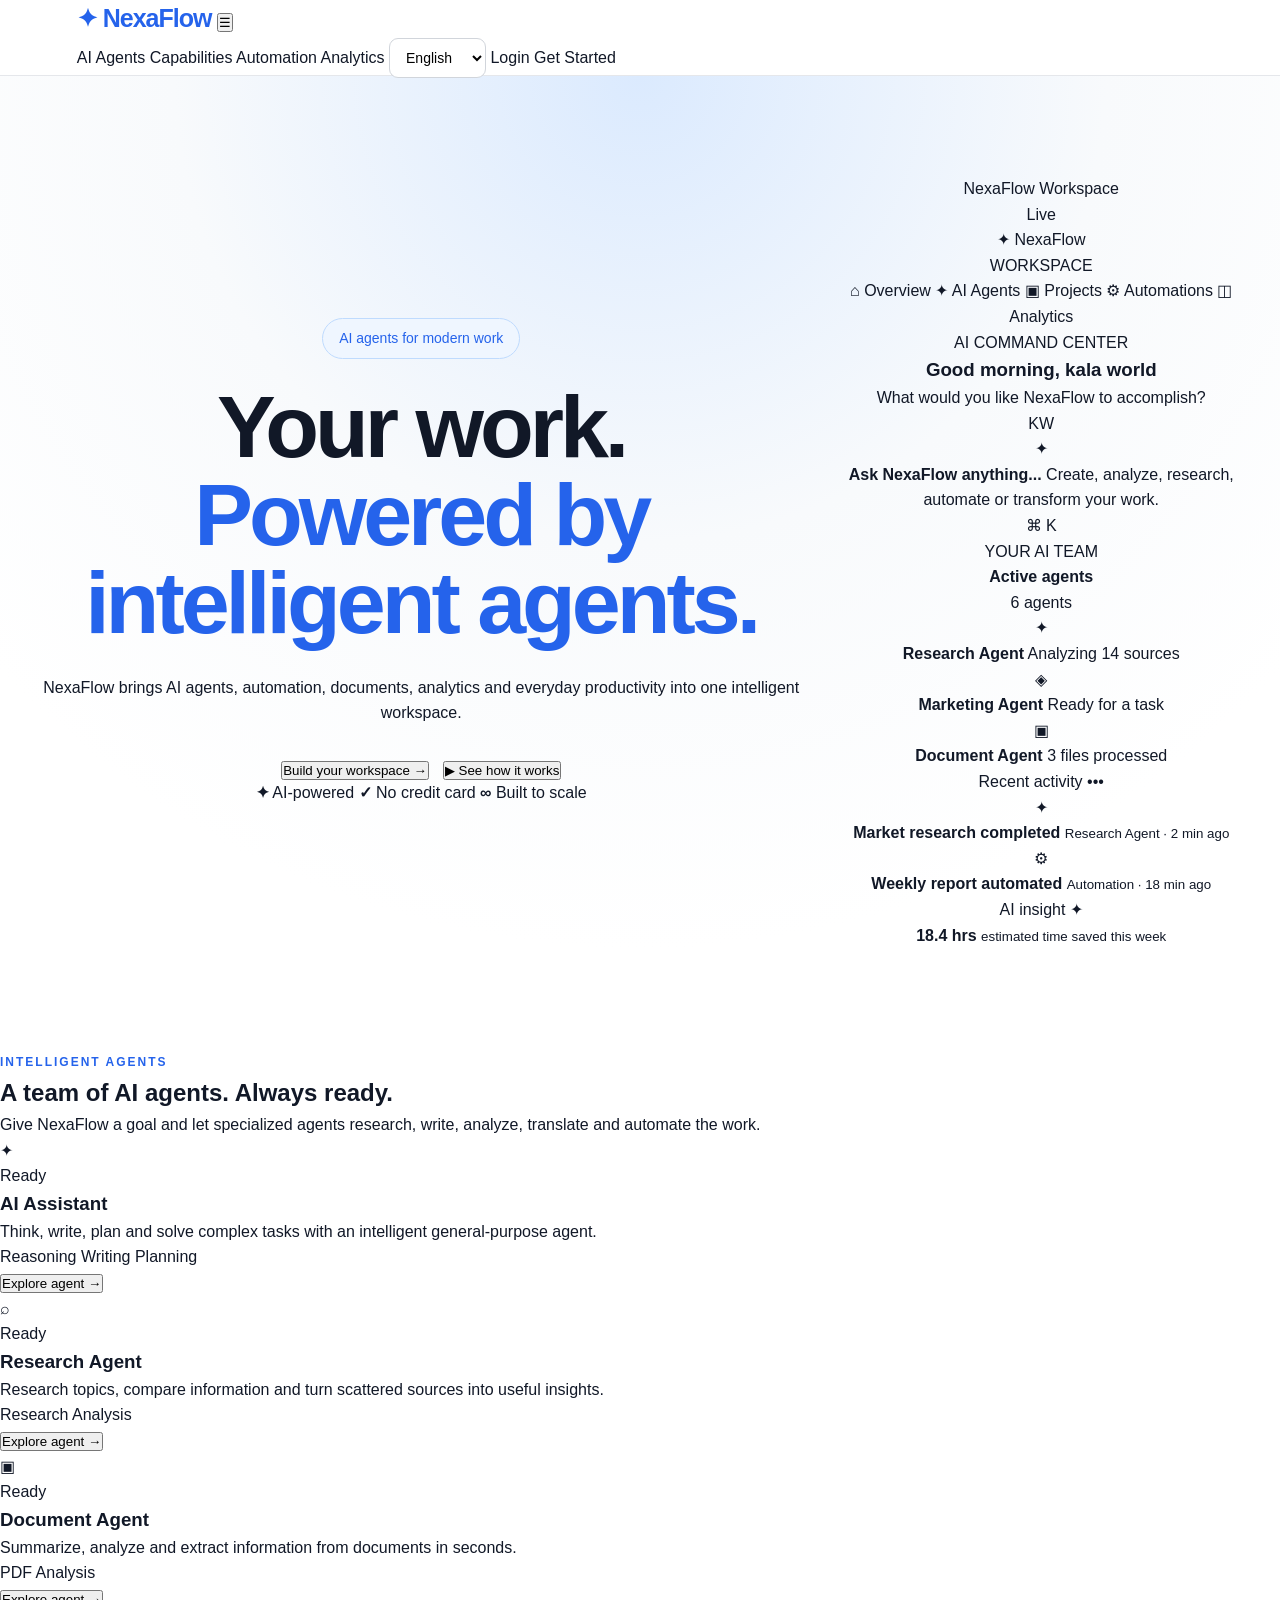
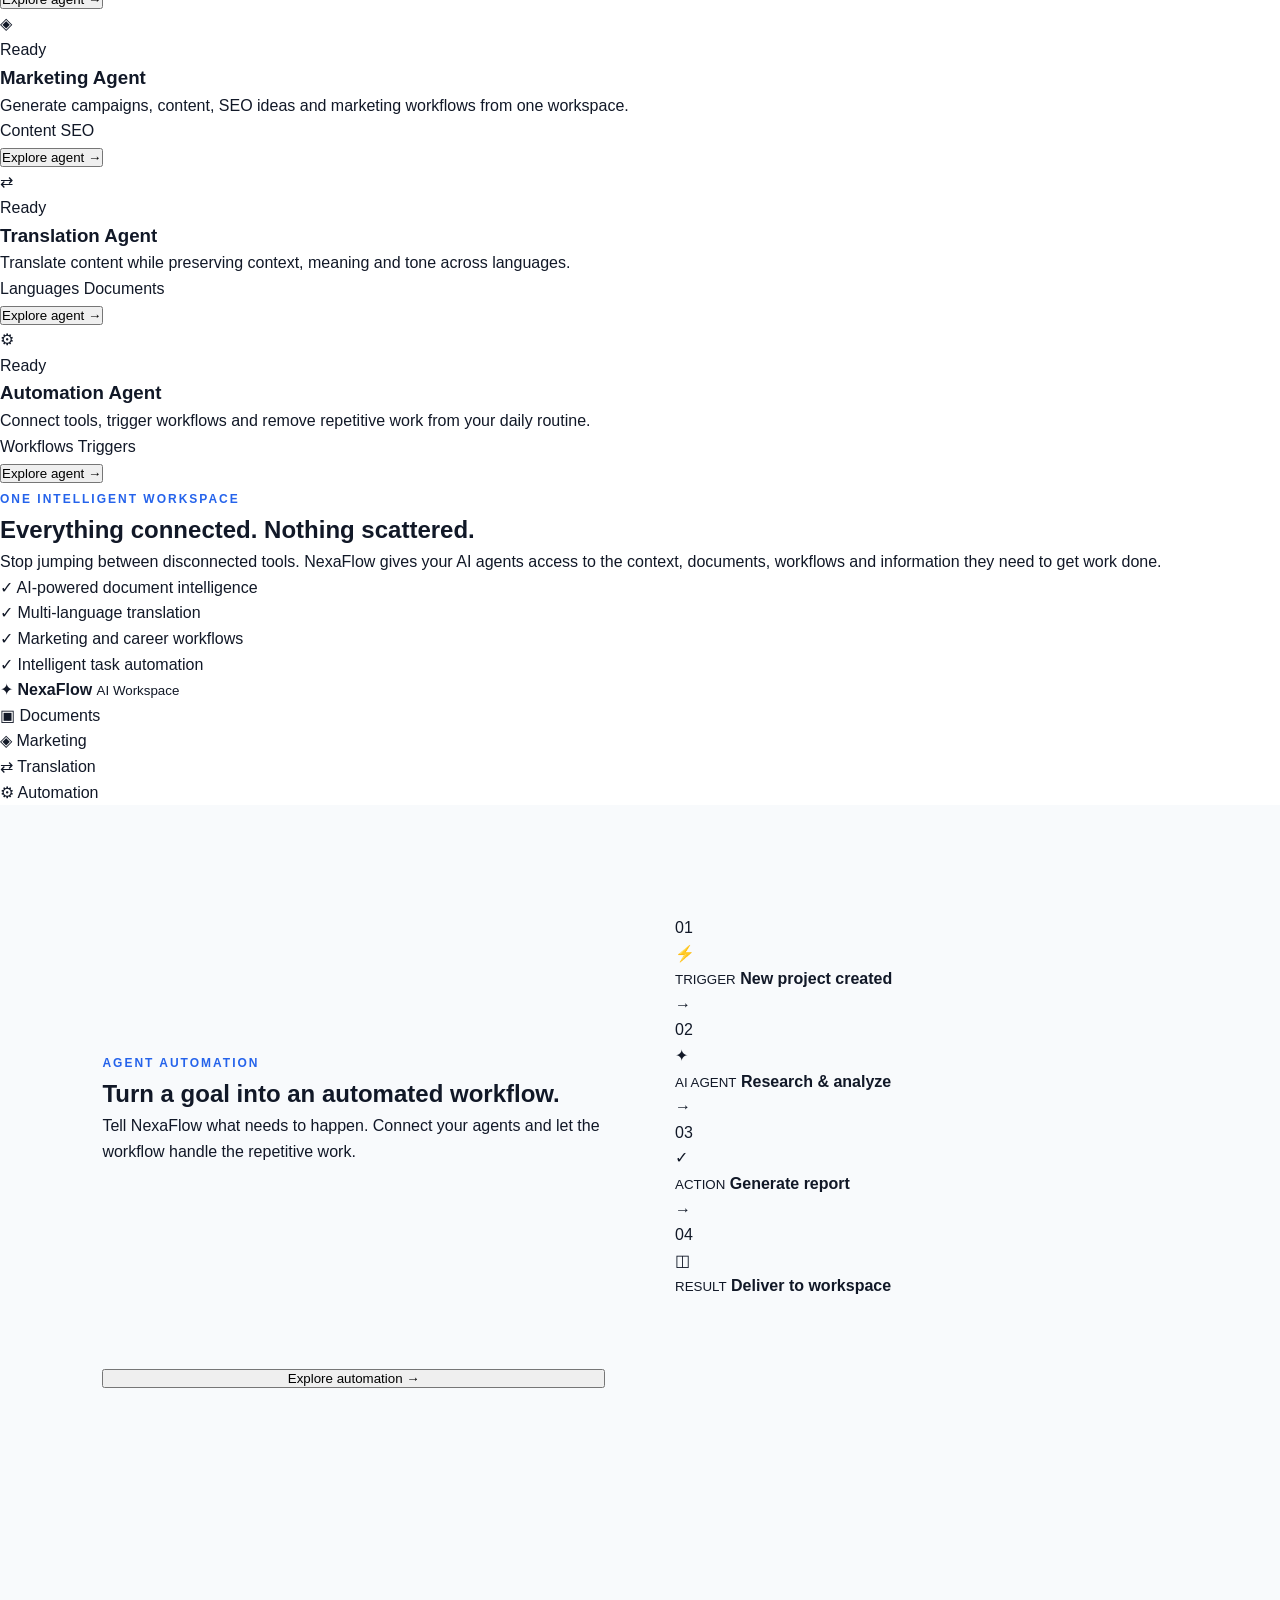
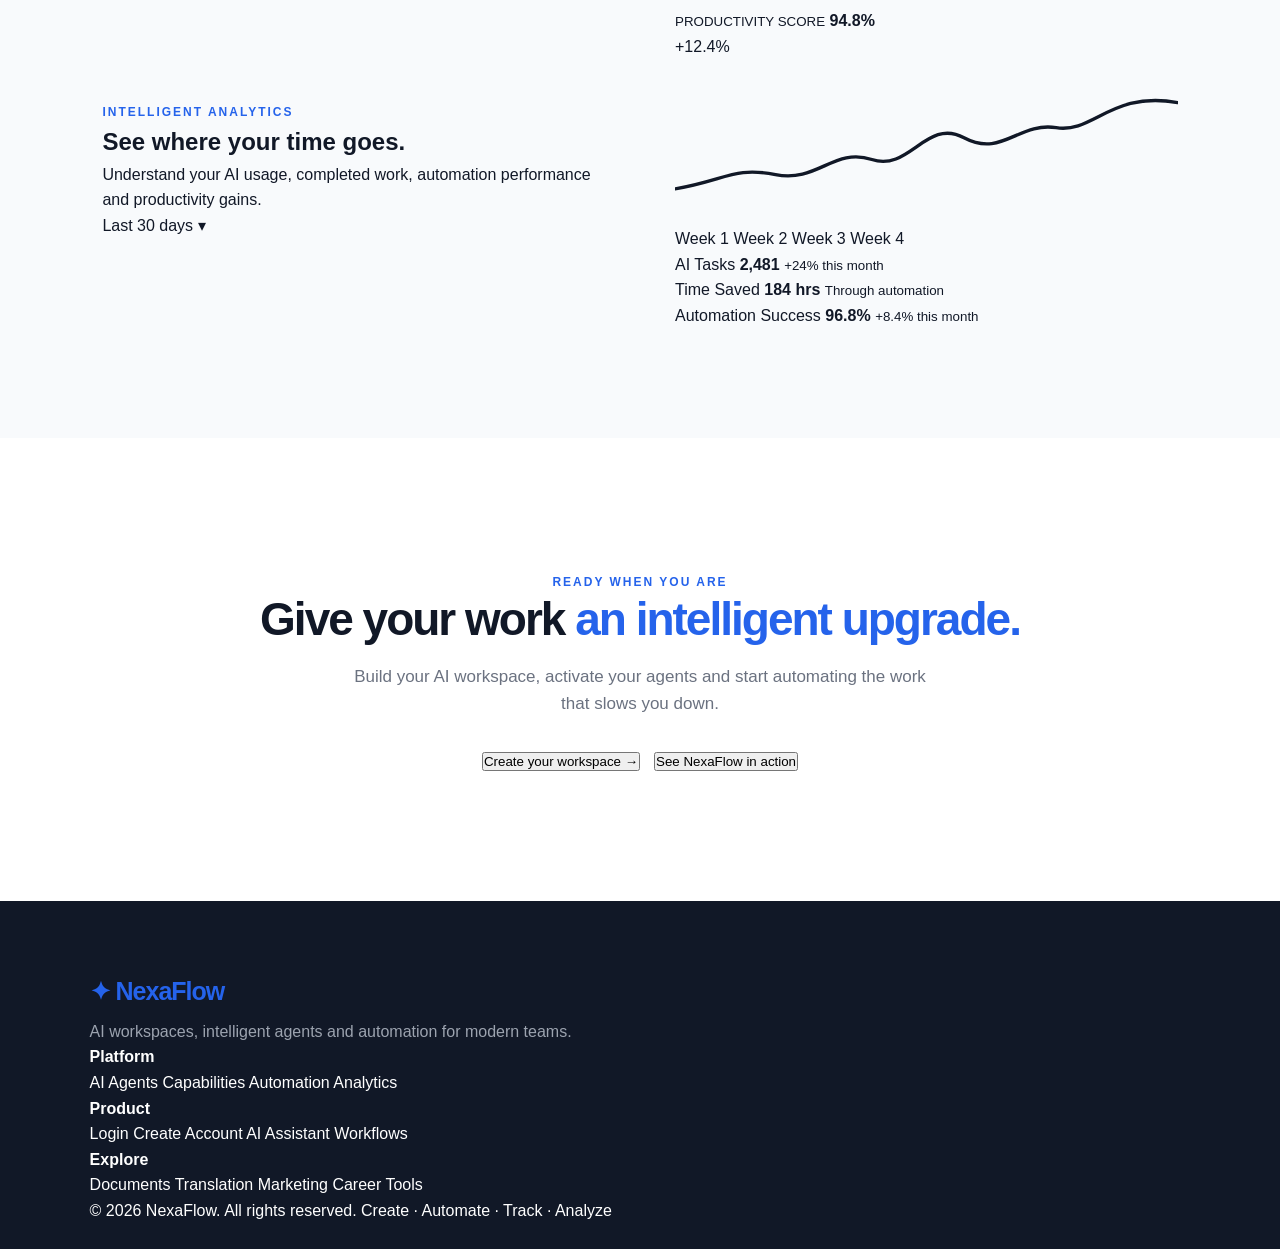
<file: frontend/index.html>
<!DOCTYPE html>
<html lang="en">
<head>
    <meta charset="UTF-8">
    <meta name="viewport" content="width=device-width, initial-scale=1.0">

    <meta
        name="description"
        content="NexaFlow — AI agents, automation and intelligent workspaces for modern teams."
    >

    <title>NexaFlow — AI Work & Automation Platform</title>

    <link rel="stylesheet" href="style.css">
</head>

<body class="home-page">

<!-- =========================================================
     NAVBAR
========================================================= -->

<header class="navbar">

    <div class="nav-container">

        <a href="#" class="logo">
            <span class="logo-mark">✦</span>
            <span>NexaFlow</span>
        </a>

        <button
            class="mobile-menu-btn"
            id="mobileMenuBtn"
            type="button"
            aria-label="Open navigation"
        >
            ☰
        </button>

        <nav class="nav-menu" id="navMenu">

            <a href="#agents">AI Agents</a>
            <a href="#capabilities">Capabilities</a>
            <a href="#automation">Automation</a>
            <a href="#analytics">Analytics</a>

            <select
                class="language-select"
                id="languageSelect"
                aria-label="Language"
            >
                <option value="en">English</option>
                <option value="bn">বাংলা</option>
                <option value="ar">العربية</option>
                <option value="hi">हिन्दी</option>
                <option value="es">Español</option>
            </select>

            <a href="login.html" class="login-btn">
                Login
            </a>

            <a href="signup.html" class="signup-btn">
                Get Started
            </a>

        </nav>

    </div>

</header>


<!-- =========================================================
     HERO
========================================================= -->

<main>

<section class="hero">

    <div class="hero-glow hero-glow-one"></div>
    <div class="hero-glow hero-glow-two"></div>

    <div class="hero-content">

        <div class="hero-badge">
            <span class="status-dot"></span>
            AI agents for modern work
        </div>

        <h1>
            Your work.
            <span>Powered by intelligent agents.</span>
        </h1>

        <p>
            NexaFlow brings AI agents, automation, documents,
            analytics and everyday productivity into one intelligent
            workspace.
        </p>

        <div class="hero-buttons">

            <button
                class="primary-btn get-started"
                type="button"
            >
                Build your workspace
                <span>→</span>
            </button>

            <button
                class="secondary-btn watch-demo"
                type="button"
            >
                <span class="play-icon">▶</span>
                See how it works
            </button>

        </div>

        <div class="hero-trust">

            <span>
                <strong>✦</strong>
                AI-powered
            </span>

            <span>
                <strong>✓</strong>
                No credit card
            </span>

            <span>
                <strong>∞</strong>
                Built to scale
            </span>

        </div>

    </div>


    <!-- =====================================================
         AI WORKSPACE VISUAL
    ====================================================== -->

    <div class="hero-workspace">

        <div class="workspace-window">

            <div class="workspace-topbar">

                <div class="window-dots">
                    <span></span>
                    <span></span>
                    <span></span>
                </div>

                <div class="workspace-title">
                    NexaFlow Workspace
                </div>

                <div class="workspace-status">
                    <span></span>
                    Live
                </div>

            </div>


            <div class="workspace-body">

                <aside class="workspace-sidebar">

                    <div class="mini-brand">
                        <span>✦</span>
                        NexaFlow
                    </div>

                    <div class="workspace-nav-label">
                        WORKSPACE
                    </div>

                    <a href="#" class="workspace-nav active">
                        <span>⌂</span>
                        Overview
                    </a>

                    <a href="#agents" class="workspace-nav">
                        <span>✦</span>
                        AI Agents
                    </a>

                    <a href="#capabilities" class="workspace-nav">
                        <span>▣</span>
                        Projects
                    </a>

                    <a href="#automation" class="workspace-nav">
                        <span>⚙</span>
                        Automations
                    </a>

                    <a href="#analytics" class="workspace-nav">
                        <span>◫</span>
                        Analytics
                    </a>

                </aside>


                <div class="workspace-main">

                    <div class="workspace-heading">

                        <div>
                            <span class="eyebrow">
                                AI COMMAND CENTER
                            </span>

                            <h3>
                                Good morning, kala world
                            </h3>

                            <p>
                                What would you like NexaFlow to accomplish?
                            </p>
                        </div>

                        <div class="workspace-avatar">
                            KW
                        </div>

                    </div>


                    <div class="ai-command-box">

                        <div class="command-icon">
                            ✦
                        </div>

                        <div class="command-content">

                            <strong>
                                Ask NexaFlow anything...
                            </strong>

                            <span>
                                Create, analyze, research, automate or transform your work.
                            </span>

                        </div>

                        <div class="command-shortcut">
                            ⌘ K
                        </div>

                    </div>


                    <div class="workspace-section-heading">

                        <div>
                            <span class="eyebrow">
                                YOUR AI TEAM
                            </span>

                            <h4>
                                Active agents
                            </h4>
                        </div>

                        <span class="agent-count">
                            6 agents
                        </span>

                    </div>


                    <div class="mini-agent-grid">

                        <article class="mini-agent active-agent">

                            <div class="mini-agent-icon">
                                ✦
                            </div>

                            <div>
                                <strong>Research Agent</strong>
                                <span>
                                    Analyzing 14 sources
                                </span>
                            </div>

                            <i></i>

                        </article>


                        <article class="mini-agent">

                            <div class="mini-agent-icon">
                                ◈
                            </div>

                            <div>
                                <strong>Marketing Agent</strong>
                                <span>
                                    Ready for a task
                                </span>
                            </div>

                            <i></i>

                        </article>


                        <article class="mini-agent">

                            <div class="mini-agent-icon">
                                ▣
                            </div>

                            <div>
                                <strong>Document Agent</strong>
                                <span>
                                    3 files processed
                                </span>
                            </div>

                            <i></i>

                        </article>

                    </div>


                    <div class="workspace-bottom-grid">

                        <div class="workspace-card">

                            <div class="workspace-card-header">
                                <span>Recent activity</span>
                                <span>•••</span>
                            </div>

                            <div class="workspace-activity">

                                <span>✦</span>

                                <div>
                                    <strong>
                                        Market research completed
                                    </strong>
                                    <small>
                                        Research Agent · 2 min ago
                                    </small>
                                </div>

                            </div>

                            <div class="workspace-activity">

                                <span>⚙</span>

                                <div>
                                    <strong>
                                        Weekly report automated
                                    </strong>
                                    <small>
                                        Automation · 18 min ago
                                    </small>
                                </div>

                            </div>

                        </div>


                        <div class="workspace-card insight-card">

                            <div class="workspace-card-header">
                                <span>AI insight</span>
                                <span>✦</span>
                            </div>

                            <strong>
                                18.4 hrs
                            </strong>

                            <small>
                                estimated time saved this week
                            </small>

                            <div class="insight-line">
                                <span></span>
                            </div>

                        </div>

                    </div>

                </div>

            </div>

        </div>

    </div>

</section>


<!-- =========================================================
     AGENTS
========================================================= -->

<section class="agents-section" id="agents">

    <div class="section-heading-centered">

        <span class="section-label">
            INTELLIGENT AGENTS
        </span>

        <h2>
            A team of AI agents.
            <span>Always ready.</span>
        </h2>

        <p>
            Give NexaFlow a goal and let specialized agents
            research, write, analyze, translate and automate the work.
        </p>

    </div>


    <div class="agent-grid">

        <article class="agent-card featured-agent">

            <div class="agent-card-top">
                <div class="agent-icon">✦</div>

                <span class="agent-live">
                    <i></i>
                    Ready
                </span>
            </div>

            <h3>AI Assistant</h3>

            <p>
                Think, write, plan and solve complex tasks
                with an intelligent general-purpose agent.
            </p>

            <div class="agent-tags">
                <span>Reasoning</span>
                <span>Writing</span>
                <span>Planning</span>
            </div>

            <button
                class="explore-button"
                data-feature="AI Assistant"
                type="button"
            >
                Explore agent →
            </button>

        </article>


        <article class="agent-card">

            <div class="agent-card-top">
                <div class="agent-icon">⌕</div>

                <span class="agent-live">
                    <i></i>
                    Ready
                </span>
            </div>

            <h3>Research Agent</h3>

            <p>
                Research topics, compare information and
                turn scattered sources into useful insights.
            </p>

            <div class="agent-tags">
                <span>Research</span>
                <span>Analysis</span>
            </div>

            <button
                class="explore-button"
                data-feature="Research Agent"
                type="button"
            >
                Explore agent →
            </button>

        </article>


        <article class="agent-card">

            <div class="agent-card-top">
                <div class="agent-icon">▣</div>

                <span class="agent-live">
                    <i></i>
                    Ready
                </span>
            </div>

            <h3>Document Agent</h3>

            <p>
                Summarize, analyze and extract information
                from documents in seconds.
            </p>

            <div class="agent-tags">
                <span>PDF</span>
                <span>Analysis</span>
            </div>

            <button
                class="explore-button"
                data-feature="Document Agent"
                type="button"
            >
                Explore agent →
            </button>

        </article>


        <article class="agent-card">

            <div class="agent-card-top">
                <div class="agent-icon">◈</div>

                <span class="agent-live">
                    <i></i>
                    Ready
                </span>
            </div>

            <h3>Marketing Agent</h3>

            <p>
                Generate campaigns, content, SEO ideas and
                marketing workflows from one workspace.
            </p>

            <div class="agent-tags">
                <span>Content</span>
                <span>SEO</span>
            </div>

            <button
                class="explore-button"
                data-feature="Marketing Agent"
                type="button"
            >
                Explore agent →
            </button>

        </article>


        <article class="agent-card">

            <div class="agent-card-top">
                <div class="agent-icon">⇄</div>

                <span class="agent-live">
                    <i></i>
                    Ready
                </span>
            </div>

            <h3>Translation Agent</h3>

            <p>
                Translate content while preserving context,
                meaning and tone across languages.
            </p>

            <div class="agent-tags">
                <span>Languages</span>
                <span>Documents</span>
            </div>

            <button
                class="explore-button"
                data-feature="Translation Agent"
                type="button"
            >
                Explore agent →
            </button>

        </article>


        <article class="agent-card">

            <div class="agent-card-top">
                <div class="agent-icon">⚙</div>

                <span class="agent-live">
                    <i></i>
                    Ready
                </span>
            </div>

            <h3>Automation Agent</h3>

            <p>
                Connect tools, trigger workflows and remove
                repetitive work from your daily routine.
            </p>

            <div class="agent-tags">
                <span>Workflows</span>
                <span>Triggers</span>
            </div>

            <button
                class="explore-button"
                data-feature="Automation Agent"
                type="button"
            >
                Explore agent →
            </button>

        </article>

    </div>

</section>


<!-- =========================================================
     CAPABILITIES
========================================================= -->

<section class="capabilities-section" id="capabilities">

    <div class="capabilities-copy">

        <span class="section-label">
            ONE INTELLIGENT WORKSPACE
        </span>

        <h2>
            Everything connected.
            <span>Nothing scattered.</span>
        </h2>

        <p>
            Stop jumping between disconnected tools. NexaFlow
            gives your AI agents access to the context, documents,
            workflows and information they need to get work done.
        </p>

        <div class="capability-list">

            <div>
                <span>✓</span>
                AI-powered document intelligence
            </div>

            <div>
                <span>✓</span>
                Multi-language translation
            </div>

            <div>
                <span>✓</span>
                Marketing and career workflows
            </div>

            <div>
                <span>✓</span>
                Intelligent task automation
            </div>

        </div>

    </div>


    <div class="capability-visual">

        <div class="connection-line line-one"></div>
        <div class="connection-line line-two"></div>
        <div class="connection-line line-three"></div>

        <div class="capability-center">

            <span>✦</span>

            <strong>
                NexaFlow
            </strong>

            <small>
                AI Workspace
            </small>

        </div>

        <div class="capability-node node-one">
            <span>▣</span>
            Documents
        </div>

        <div class="capability-node node-two">
            <span>◈</span>
            Marketing
        </div>

        <div class="capability-node node-three">
            <span>⇄</span>
            Translation
        </div>

        <div class="capability-node node-four">
            <span>⚙</span>
            Automation
        </div>

    </div>

</section>


<!-- =========================================================
     AUTOMATION
========================================================= -->

<section class="automation-section" id="automation">

    <div class="section-heading-centered">

        <span class="section-label">
            AGENT AUTOMATION
        </span>

        <h2>
            Turn a goal into
            <span>an automated workflow.</span>
        </h2>

        <p>
            Tell NexaFlow what needs to happen. Connect your
            agents and let the workflow handle the repetitive work.
        </p>

    </div>


    <div class="automation-builder">

        <div class="automation-node">

            <span class="node-number">
                01
            </span>

            <div class="automation-node-icon">
                ⚡
            </div>

            <div>
                <small>TRIGGER</small>
                <strong>New project created</strong>
            </div>

        </div>


        <div class="automation-connector">
            <span>→</span>
        </div>


        <div class="automation-node automation-node-active">

            <span class="node-number">
                02
            </span>

            <div class="automation-node-icon">
                ✦
            </div>

            <div>
                <small>AI AGENT</small>
                <strong>Research & analyze</strong>
            </div>

        </div>


        <div class="automation-connector">
            <span>→</span>
        </div>


        <div class="automation-node">

            <span class="node-number">
                03
            </span>

            <div class="automation-node-icon">
                ✓
            </div>

            <div>
                <small>ACTION</small>
                <strong>Generate report</strong>
            </div>

        </div>


        <div class="automation-connector">
            <span>→</span>
        </div>


        <div class="automation-node">

            <span class="node-number">
                04
            </span>

            <div class="automation-node-icon">
                ◫
            </div>

            <div>
                <small>RESULT</small>
                <strong>Deliver to workspace</strong>
            </div>

        </div>

    </div>


    <button
        class="primary-btn explore-button"
        data-feature="AI Automation"
        type="button"
    >
        Explore automation
        <span>→</span>
    </button>

</section>


<!-- =========================================================
     ANALYTICS
========================================================= -->

<section class="analytics-section" id="analytics">

    <div class="analytics-header">

        <div>

            <span class="section-label">
                INTELLIGENT ANALYTICS
            </span>

            <h2>
                See where your
                <span>time goes.</span>
            </h2>

            <p>
                Understand your AI usage, completed work,
                automation performance and productivity gains.
            </p>

        </div>

        <div class="analytics-period">
            Last 30 days ▾
        </div>

    </div>


    <div class="analytics-dashboard">

        <div class="analytics-main-card">

            <div class="analytics-card-header">

                <div>
                    <small>PRODUCTIVITY SCORE</small>
                    <strong>94.8%</strong>
                </div>

                <span class="analytics-positive">
                    +12.4%
                </span>

            </div>


            <div class="analytics-chart">

                <div class="chart-grid">
                    <span></span>
                    <span></span>
                    <span></span>
                    <span></span>
                </div>

                <svg
                    viewBox="0 0 600 190"
                    preserveAspectRatio="none"
                    aria-hidden="true"
                >
                    <path
                        d="M0 155 C60 145 70 128 120 138 S190 105 235 120 S300 70 345 94 S410 75 455 82 S520 38 600 52"
                        fill="none"
                        stroke="currentColor"
                        stroke-width="4"
                        stroke-linecap="round"
                    />
                </svg>

            </div>

            <div class="chart-labels">
                <span>Week 1</span>
                <span>Week 2</span>
                <span>Week 3</span>
                <span>Week 4</span>
            </div>

        </div>


        <div class="analytics-side">

            <div class="metric-card">

                <span>AI Tasks</span>

                <strong>2,481</strong>

                <small>
                    +24% this month
                </small>

            </div>


            <div class="metric-card">

                <span>Time Saved</span>

                <strong>184 hrs</strong>

                <small>
                    Through automation
                </small>

            </div>


            <div class="metric-card">

                <span>Automation Success</span>

                <strong>96.8%</strong>

                <small>
                    +8.4% this month
                </small>

            </div>

        </div>

    </div>

</section>


<!-- =========================================================
     CTA
========================================================= -->

<section class="cta-section">

    <div class="cta-glow"></div>

    <span class="section-label">
        READY WHEN YOU ARE
    </span>

    <h2>
        Give your work
        <span>an intelligent upgrade.</span>
    </h2>

    <p>
        Build your AI workspace, activate your agents and
        start automating the work that slows you down.
    </p>

    <div class="hero-buttons">

        <button
            class="primary-btn get-started"
            type="button"
        >
            Create your workspace
            <span>→</span>
        </button>

        <button
            class="secondary-btn watch-demo"
            type="button"
        >
            See NexaFlow in action
        </button>

    </div>

</section>

</main>


<!-- =========================================================
     FOOTER
========================================================= -->

<footer class="footer">

    <div class="footer-container">

        <div class="footer-brand">

            <a href="#" class="logo">
                <span class="logo-mark">✦</span>
                <span>NexaFlow</span>
            </a>

            <p>
                AI workspaces, intelligent agents and
                automation for modern teams.
            </p>

        </div>


        <div class="footer-column">

            <h4>Platform</h4>

            <a href="#agents">AI Agents</a>
            <a href="#capabilities">Capabilities</a>
            <a href="#automation">Automation</a>
            <a href="#analytics">Analytics</a>

        </div>


        <div class="footer-column">

            <h4>Product</h4>

            <a href="login.html">Login</a>
            <a href="signup.html">Create Account</a>
            <a href="#agents">AI Assistant</a>
            <a href="#automation">Workflows</a>

        </div>


        <div class="footer-column">

            <h4>Explore</h4>

            <a href="#capabilities">Documents</a>
            <a href="#capabilities">Translation</a>
            <a href="#capabilities">Marketing</a>
            <a href="#capabilities">Career Tools</a>

        </div>

    </div>


    <div class="copyright">

        <span>
            © 2026 NexaFlow. All rights reserved.
        </span>

        <span>
            Create · Automate · Track · Analyze
        </span>

    </div>

</footer>


<!-- =========================================================
     JAVASCRIPT
========================================================= -->

<script src="script.js"></script>

</body>
</html>
</file>
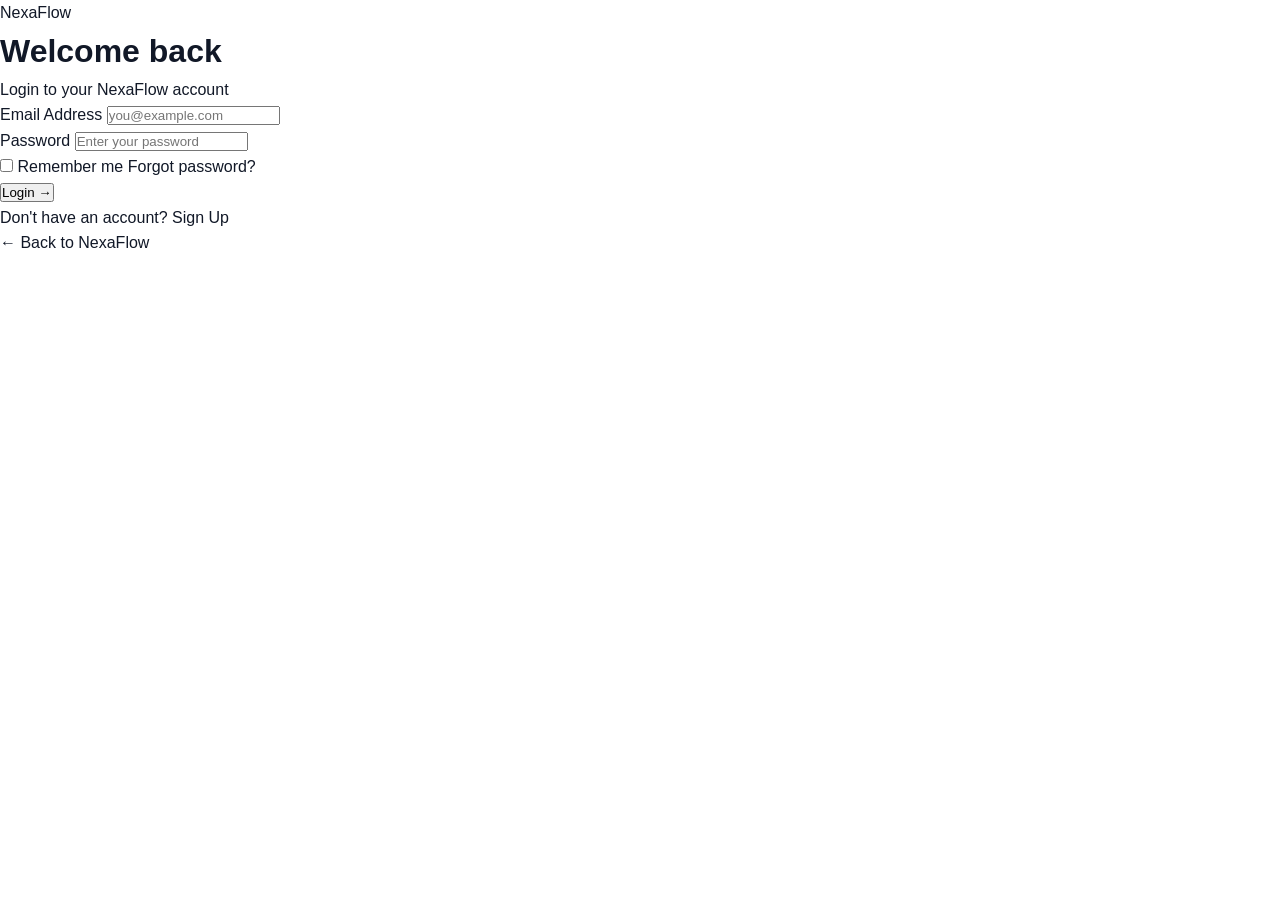
<file: frontend/dashboard.html>
﻿<!DOCTYPE html>
<html lang="en">
<head>
    <meta charset="UTF-8">
    <meta name="viewport" content="width=device-width, initial-scale=1.0">

    <title>Dashboard — NexaFlow</title>

    <link rel="stylesheet" href="style.css">
</head>

<body class="dashboard-page">

    <!-- =========================================
         DASHBOARD HEADER
    ========================================= -->

    <header class="dashboard-header">

        <a href="index.html" class="dashboard-logo">
            ✦ NexaFlow
        </a>

        <div class="dashboard-user">

            <span>
                Welcome, <strong id="dashboardUserName">User</strong>
            </span>

            <button
                type="button"
                class="logout-btn"
                id="logoutButton"
            >
                Logout
            </button>

        </div>

    </header>


    <!-- =========================================
         DASHBOARD NAVIGATION
    ========================================= -->

    <nav class="dashboard-nav">

        <a href="dashboard.html" class="active">
            ⌂ Dashboard
        </a>

        <a href="#features">
            ✦ AI Assistant
        </a>

        <a href="#documents">
            ▣ Documents
        </a>

        <a href="#translation">
            ⇄ Translation
        </a>

        <a href="#marketing">
            ◈ Marketing
        </a>

        <a href="#automation">
            ⚙ Automation
        </a>

        <a href="#analytics">
            ◫ Analytics
        </a>

        <a href="#">
            ⚙ Settings
        </a>

    </nav>


    <!-- =========================================
         DASHBOARD MAIN
    ========================================= -->

    <main class="dashboard-main">

        <!-- Welcome -->

        <section class="dashboard-welcome">

            <div>

                <div class="dashboard-label">
                    YOUR WORKSPACE
                </div>

                <h1>
                    Welcome back,
                    <span id="welcomeUserName">User</span> 👋
                </h1>

                <p>
                    Manage your AI tools, documents, workflows and
                    analytics from one simple workspace.
                </p>

            </div>

            <button
                type="button"
                class="new-task-btn"
                id="newTaskButton"
            >
                + New Task
            </button>

        </section>


        <!-- =====================================
             STATISTICS
        ====================================== -->

        <section class="dashboard-stats">

            <article class="dashboard-card">

                <div class="card-icon">
                    ✦
                </div>

                <h3>
                    AI Tasks
                </h3>

                <strong>
                    128
                </strong>

                <p class="positive">
                    +18% this week
                </p>

            </article>


            <article class="dashboard-card">

                <div class="card-icon">
                    ⚙
                </div>

                <h3>
                    Automations
                </h3>

                <strong>
                    24
                </strong>

                <p class="positive">
                    18 running
                </p>

            </article>


            <article class="dashboard-card">

                <div class="card-icon">
                    ▣
                </div>

                <h3>
                    Documents
                </h3>

                <strong>
                    86
                </strong>

                <p class="positive">
                    12 processed today
                </p>

            </article>


            <article class="dashboard-card">

                <div class="card-icon">
                    ◫
                </div>

                <h3>
                    Productivity
                </h3>

                <strong>
                    94%
                </strong>

                <p class="positive">
                    +12% improvement
                </p>

            </article>

        </section>


        <!-- =====================================
             QUICK ACTIONS
        ====================================== -->

        <section class="dashboard-section" id="features">

            <div class="section-heading">

                <h2>
                    Quick Actions
                </h2>

                <a href="#">
                    View all
                </a>

            </div>


            <div class="quick-actions">

                <button
                    type="button"
                    class="action-card"
                >

                    <span>
                        ✦
                    </span>

                    <div>

                        <h3>
                            AI Assistant
                        </h3>

                        <p>
                            Ask questions, generate ideas and get
                            intelligent assistance.
                        </p>

                    </div>

                </button>


                <button
                    type="button"
                    class="action-card"
                    id="documents"
                >

                    <span>
                        ▣
                    </span>

                    <div>

                        <h3>
                            AI Documents
                        </h3>

                        <p>
                            Analyze, summarize and work with documents.
                        </p>

                    </div>

                </button>


                <button
                    type="button"
                    class="action-card"
                    id="translation"
                >

                    <span>
                        ⇄
                    </span>

                    <div>

                        <h3>
                            Translation
                        </h3>

                        <p>
                            Translate documents and content across
                            multiple languages.
                        </p>

                    </div>

                </button>


                <button
                    type="button"
                    class="action-card"
                    id="marketing"
                >

                    <span>
                        ◈
                    </span>

                    <div>

                        <h3>
                            Marketing
                        </h3>

                        <p>
                            Create content and manage marketing
                            workflows.
                        </p>

                    </div>

                </button>


                <button
                    type="button"
                    class="action-card"
                >

                    <span>
                        💼
                    </span>

                    <div>

                        <h3>
                            Career Tools
                        </h3>

                        <p>
                            Build CVs, analyze jobs and prepare for
                            interviews.
                        </p>

                    </div>

                </button>


                <button
                    type="button"
                    class="action-card"
                    id="automation"
                >

                    <span>
                        ⚙
                    </span>

                    <div>

                        <h3>
                            Automation
                        </h3>

                        <p>
                            Build workflows and automate repetitive
                            tasks.
                        </p>

                    </div>

                </button>

            </div>

        </section>


        <!-- =====================================
             RECENT ACTIVITY
        ====================================== -->

        <section class="dashboard-section">

            <div class="section-heading">

                <h2>
                    Recent Activity
                </h2>

                <a href="#">
                    View all
                </a>

            </div>


            <div class="activity-list">


                <div class="activity-item">

                    <div class="activity-icon">
                        ✦
                    </div>

                    <div>

                        <h3>
                            AI Document Analysis
                        </h3>

                        <p>
                            Report analyzed successfully
                        </p>

                    </div>

                    <span>
                        2 min ago
                    </span>

                </div>


                <div class="activity-item">

                    <div class="activity-icon">
                        ⚙
                    </div>

                    <div>

                        <h3>
                            Marketing Workflow
                        </h3>

                        <p>
                            Automation completed
                        </p>

                    </div>

                    <span>
                        15 min ago
                    </span>

                </div>


                <div class="activity-item">

                    <div class="activity-icon">
                        ⇄
                    </div>

                    <div>

                        <h3>
                            Translation Task
                        </h3>

                        <p>
                            Document translated to Arabic
                        </p>

                    </div>

                    <span>
                        32 min ago
                    </span>

                </div>


            </div>

        </section>


        <!-- =====================================
             ANALYTICS
        ====================================== -->

        <section
            class="dashboard-section"
            id="analytics"
        >

            <div class="section-heading">

                <h2>
                    Analytics
                </h2>

            </div>


            <div class="quick-actions">


                <div class="action-card">

                    <span>
                        📈
                    </span>

                    <div>

                        <h3>
                            Automation Success
                        </h3>

                        <p>
                            96.8% success rate this month
                        </p>

                    </div>

                </div>


                <div class="action-card">

                    <span>
                        ✓
                    </span>

                    <div>

                        <h3>
                            Tasks Completed
                        </h3>

                        <p>
                            2,481 tasks completed this month
                        </p>

                    </div>

                </div>


                <div class="action-card">

                    <span>
                        ⚡
                    </span>

                    <div>

                        <h3>
                            Time Saved
                        </h3>

                        <p>
                            184 hours saved through automation
                        </p>

                    </div>

                </div>


            </div>

        </section>

    </main>


    <!-- =========================================
         JAVASCRIPT
    ========================================= -->

    <script src="script.js"></script>

</body>
</html>
</file>
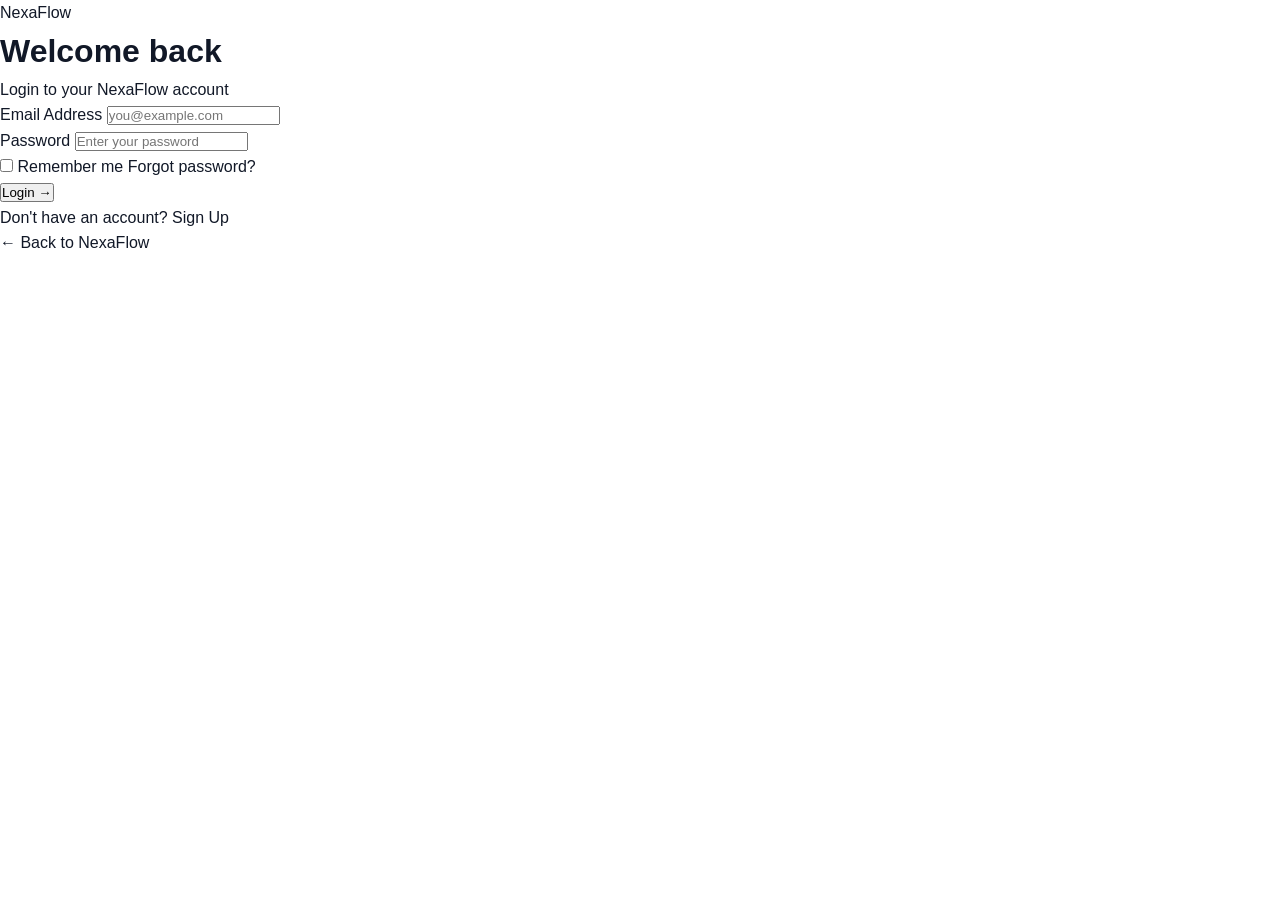
<file: frontend/login.html>
<!DOCTYPE html>
<html lang="en">

<head>

    <meta charset="UTF-8">

    <meta
        name="viewport"
        content="width=device-width, initial-scale=1.0"
    >

    <title>Login — NexaFlow</title>

    <link
        rel="stylesheet"
        href="style.css"
    >

</head>

<body>

    <main class="auth-page">

        <div class="auth-container">

            <a
                href="index.html"
                class="auth-logo"
            >
                NexaFlow
            </a>


            <div class="auth-card">

                <div class="auth-header">

                    <h1>
                        Welcome back
                    </h1>

                    <p>
                        Login to your NexaFlow account
                    </p>

                </div>


                <form
                    id="loginForm"
                    class="auth-form"
                >

                    <div class="form-group">

                        <label for="loginEmail">
                            Email Address
                        </label>

                        <input
                            type="email"
                            id="loginEmail"
                            name="email"
                            placeholder="you@example.com"
                            autocomplete="email"
                            required
                        >

                    </div>


                    <div class="form-group">

                        <label for="loginPassword">
                            Password
                        </label>

                        <input
                            type="password"
                            id="loginPassword"
                            name="password"
                            placeholder="Enter your password"
                            autocomplete="current-password"
                            required
                        >

                    </div>


                    <div class="form-options">

                        <label class="remember-me">

                            <input
                                type="checkbox"
                                id="rememberMe"
                            >

                            <span>
                                Remember me
                            </span>

                        </label>


                        <a
                            href="#"
                            class="forgot-password"
                            id="forgotPassword"
                        >
                            Forgot password?
                        </a>

                    </div>


                    <button
                        type="submit"
                        class="auth-submit"
                    >
                        Login →
                    </button>

                </form>


                <div class="auth-footer">

                    <p>

                        Don't have an account?

                        <a href="signup.html">
                            Sign Up
                        </a>

                    </p>

                </div>

            </div>


            <a
                href="index.html"
                class="back-home"
            >
                ← Back to NexaFlow
            </a>

        </div>

    </main>


    <script src="script.js"></script>

</body>

</html>
</file>
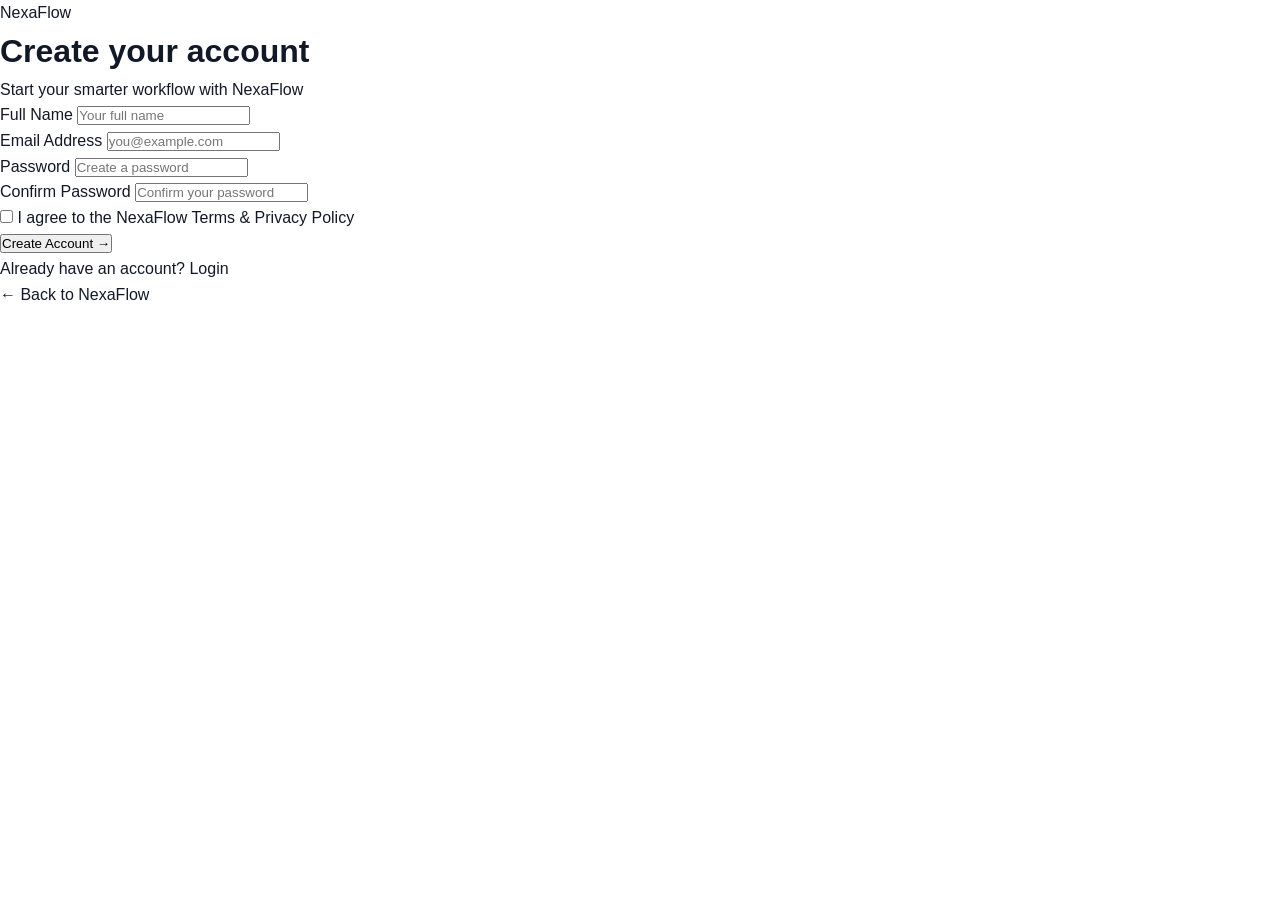
<file: frontend/signup.html>
<!DOCTYPE html>
<html lang="en">

<head>

    <meta charset="UTF-8">

    <meta
        name="viewport"
        content="width=device-width, initial-scale=1.0"
    >

    <title>Sign Up — NexaFlow</title>

    <link
        rel="stylesheet"
        href="style.css"
    >

</head>

<body>

    <main class="auth-page">

        <div class="auth-container">

            <a
                href="index.html"
                class="auth-logo"
            >
                NexaFlow
            </a>


            <div class="auth-card">

                <div class="auth-header">

                    <h1>
                        Create your account
                    </h1>

                    <p>
                        Start your smarter workflow with NexaFlow
                    </p>

                </div>


                <form
                    id="signupForm"
                    class="auth-form"
                >

                    <div class="form-group">

                        <label for="signupName">
                            Full Name
                        </label>

                        <input
                            type="text"
                            id="signupName"
                            name="name"
                            placeholder="Your full name"
                            autocomplete="name"
                            required
                        >

                    </div>


                    <div class="form-group">

                        <label for="signupEmail">
                            Email Address
                        </label>

                        <input
                            type="email"
                            id="signupEmail"
                            name="email"
                            placeholder="you@example.com"
                            autocomplete="email"
                            required
                        >

                    </div>


                    <div class="form-group">

                        <label for="signupPassword">
                            Password
                        </label>

                        <input
                            type="password"
                            id="signupPassword"
                            name="password"
                            placeholder="Create a password"
                            autocomplete="new-password"
                            required
                        >

                    </div>


                    <div class="form-group">

                        <label for="confirmPassword">
                            Confirm Password
                        </label>

                        <input
                            type="password"
                            id="confirmPassword"
                            name="confirmPassword"
                            placeholder="Confirm your password"
                            autocomplete="new-password"
                            required
                        >

                    </div>


                    <div class="terms-group">

                        <label class="checkbox-label">

                            <input
                                type="checkbox"
                                id="terms"
                                name="terms"
                            >

                            <span>
                                I agree to the NexaFlow
                                Terms & Privacy Policy
                            </span>

                        </label>

                    </div>


                    <button
                        type="submit"
                        class="auth-submit"
                    >
                        Create Account →
                    </button>

                </form>


                <div class="auth-footer">

                    <p>

                        Already have an account?

                        <a href="login.html">
                            Login
                        </a>

                    </p>

                </div>

            </div>


            <a
                href="index.html"
                class="back-link"
            >
                ← Back to NexaFlow
            </a>

        </div>

    </main>


    <script src="script.js"></script>

</body>

</html>
</file>
<file: frontend/style.css>
/* =========================
   RESET
========================= */

* {
    margin: 0;
    padding: 0;
    box-sizing: border-box;
}

html {
    scroll-behavior: smooth;
}

body {
    font-family: Arial, Helvetica, sans-serif;
    color: #111827;
    background: #ffffff;
    line-height: 1.6;
}

a {
    text-decoration: none;
    color: inherit;
}


/* =========================
   NAVBAR
========================= */

.navbar {
    height: 76px;
    padding: 0 6%;
    display: flex;
    align-items: center;
    justify-content: space-between;
    border-bottom: 1px solid #e5e7eb;
    background: #ffffff;
    position: sticky;
    top: 0;
    z-index: 1000;
}

.logo {
    font-size: 25px;
    font-weight: 800;
    letter-spacing: -1px;
}

.logo span {
    color: #2563eb;
}

.nav-links {
    display: flex;
    gap: 24px;
    align-items: center;
}

.nav-links a {
    font-size: 14px;
    color: #4b5563;
    transition: 0.2s;
}

.nav-links a:hover {
    color: #2563eb;
}

.nav-actions {
    display: flex;
    align-items: center;
    gap: 16px;
}

.language-select {
    padding: 10px 12px;
    border: 1px solid #d1d5db;
    border-radius: 9px;
    background: #ffffff;
    font-size: 14px;
}

.login {
    font-size: 14px;
}

.signup {
    background: #111827;
    color: white;
    padding: 11px 18px;
    border-radius: 9px;
    font-size: 14px;
}


/* =========================
   HERO
========================= */

.hero {
    min-height: 700px;
    display: flex;
    align-items: center;
    justify-content: center;
    text-align: center;
    padding: 100px 20px;
    background:
        radial-gradient(circle at top, #dbeafe 0, #f8fafc 40%, #ffffff 75%);
}

.hero-content {
    max-width: 900px;
}

.hero-badge {
    display: inline-block;
    padding: 8px 16px;
    background: #eff6ff;
    border: 1px solid #bfdbfe;
    border-radius: 50px;
    color: #2563eb;
    font-size: 14px;
    margin-bottom: 24px;
}

.hero h1 {
    font-size: clamp(50px, 7vw, 88px);
    line-height: 1;
    letter-spacing: -4px;
    margin-bottom: 28px;
}

.hero h1 span {
    display: block;
    color: #2563eb;
}

.hero-text {
    max-width: 680px;
    margin: auto;
    font-size: 20px;
    color: #6b7280;
}

.hero-buttons {
    display: flex;
    justify-content: center;
    gap: 14px;
    margin-top: 35px;
}

.primary-button,
.secondary-button {
    display: inline-block;
    padding: 14px 23px;
    border-radius: 10px;
    font-weight: 600;
}

.primary-button {
    background: #111827;
    color: white;
}

.secondary-button {
    border: 1px solid #d1d5db;
    background: white;
}

.hero-checks {
    display: flex;
    justify-content: center;
    gap: 25px;
    margin-top: 30px;
    color: #6b7280;
    font-size: 13px;
}


/* =========================
   SECTION HEADING
========================= */

.section-heading {
    text-align: center;
    max-width: 700px;
    margin: 0 auto 55px;
}

.section-label {
    color: #2563eb;
    font-size: 12px;
    font-weight: 700;
    letter-spacing: 2px;
    margin-bottom: 12px;
}

.section-heading h2,
.automation-content h2,
.analytics-content h2,
.cta-section h2 {
    font-size: 46px;
    line-height: 1.1;
    letter-spacing: -2px;
    margin-bottom: 18px;
}

.section-heading h2 span,
.automation-content h2 span,
.analytics-content h2 span,
.cta-section h2 span {
    color: #2563eb;
}

.section-heading > p:last-child,
.automation-content > p,
.analytics-content > p,
.cta-section > p {
    color: #6b7280;
    font-size: 17px;
}


/* =========================
   DASHBOARD
========================= */

.dashboard-section {
    padding: 110px 6%;
    background: #f8fafc;
}

.dashboard-preview {
    max-width: 1100px;
    margin: auto;
    display: flex;
    min-height: 530px;
    background: white;
    border: 1px solid #e5e7eb;
    border-radius: 18px;
    overflow: hidden;
    box-shadow: 0 20px 60px rgba(15, 23, 42, 0.08);
}

.dashboard-sidebar {
    width: 220px;
    padding: 25px 15px;
    background: #111827;
    color: white;
    display: flex;
    flex-direction: column;
    gap: 7px;
}

.sidebar-logo {
    font-size: 21px;
    font-weight: bold;
    margin: 5px 10px 25px;
}

.dashboard-sidebar a {
    padding: 11px 12px;
    border-radius: 8px;
    color: #cbd5e1;
    font-size: 14px;
}

.dashboard-sidebar a.active {
    background: #2563eb;
    color: white;
}

.sidebar-bottom {
    margin-top: auto;
}

.dashboard-main {
    flex: 1;
    padding: 30px;
}

.dashboard-top {
    display: flex;
    justify-content: space-between;
    align-items: center;
    margin-bottom: 25px;
}

.dashboard-top p {
    color: #6b7280;
    font-size: 13px;
}

.dashboard-top h3 {
    font-size: 25px;
}

.dashboard-top button {
    border: none;
    background: #2563eb;
    color: white;
    padding: 11px 16px;
    border-radius: 8px;
}

.stats-grid {
    display: grid;
    grid-template-columns: repeat(4, 1fr);
    gap: 15px;
}

.stat-card {
    padding: 18px;
    border: 1px solid #e5e7eb;
    border-radius: 12px;
}

.stat-card small {
    color: #6b7280;
}

.stat-card strong {
    display: block;
    font-size: 28px;
    margin: 5px 0;
}

.stat-card span {
    font-size: 12px;
    color: #16a34a;
}

.activity-card {
    margin-top: 25px;
    border: 1px solid #e5e7eb;
    border-radius: 12px;
    padding: 20px;
}

.card-header {
    display: flex;
    justify-content: space-between;
    margin-bottom: 15px;
}

.card-header a {
    color: #2563eb;
    font-size: 13px;
}

.activity {
    display: flex;
    align-items: center;
    gap: 13px;
    padding: 14px 0;
    border-top: 1px solid #f1f5f9;
}

.activity-icon {
    width: 38px;
    height: 38px;
    display: grid;
    place-items: center;
    background: #eff6ff;
    border-radius: 9px;
    color: #2563eb;
}

.activity p {
    font-size: 12px;
    color: #6b7280;
}

.activity time {
    margin-left: auto;
    color: #9ca3af;
    font-size: 11px;
}


/* =========================
   FEATURES
========================= */

.features-section {
    padding: 110px 6%;
}

.features-grid {
    max-width: 1100px;
    margin: auto;
    display: grid;
    grid-template-columns: repeat(3, 1fr);
    gap: 20px;
}

.feature-card {
    padding: 30px;
    border: 1px solid #e5e7eb;
    border-radius: 15px;
    transition: 0.25s;
}

.feature-card:hover {
    transform: translateY(-5px);
    box-shadow: 0 15px 35px rgba(15, 23, 42, 0.08);
}

.feature-icon {
    width: 45px;
    height: 45px;
    display: grid;
    place-items: center;
    background: #eff6ff;
    color: #2563eb;
    border-radius: 10px;
    margin-bottom: 20px;
}

.feature-card h3 {
    margin-bottom: 10px;
    font-size: 20px;
}

.feature-card p {
    color: #6b7280;
    font-size: 14px;
    margin-bottom: 18px;
}

.feature-card a {
    color: #2563eb;
    font-weight: 600;
    font-size: 14px;
}


/* =========================
   AUTOMATION
========================= */

.automation-section {
    padding: 110px 8%;
    background: #f8fafc;
    display: grid;
    grid-template-columns: 1fr 1fr;
    gap: 70px;
    align-items: center;
}

.automation-list {
    margin: 25px 0;
}

.automation-list div {
    margin: 12px 0;
}

.automation-list span {
    color: #16a34a;
    margin-right: 8px;
}

.workflow-box {
    background: white;
    border: 1px solid #e5e7eb;
    border-radius: 16px;
    padding: 25px;
    box-shadow: 0 20px 50px rgba(15, 23, 42, 0.08);
}

.workflow-header {
    display: flex;
    justify-content: space-between;
    margin-bottom: 25px;
}

.status {
    color: #16a34a;
    font-size: 13px;
}

.workflow-step {
    display: flex;
    gap: 15px;
    align-items: center;
    padding: 15px;
    background: #f8fafc;
    border-radius: 10px;
}

.workflow-step b {
    width: 32px;
    height: 32px;
    display: grid;
    place-items: center;
    background: #2563eb;
    color: white;
    border-radius: 50%;
}

.workflow-step p {
    color: #6b7280;
    font-size: 12px;
}

.workflow-line {
    height: 25px;
    width: 2px;
    background: #bfdbfe;
    margin-left: 30px;
}


/* =========================
   TRANSLATION
========================= */

.translation-section {
    padding: 110px 6%;
}

.language-cards {
    max-width: 900px;
    margin: auto;
    display: grid;
    grid-template-columns: repeat(3, 1fr);
    gap: 15px;
}

.language-cards div {
    padding: 22px;
    border: 1px solid #e5e7eb;
    border-radius: 12px;
    text-align: center;
    font-weight: 600;
}


/* =========================
   ANALYTICS
========================= */

.analytics-section {
    padding: 110px 8%;
    background: #f8fafc;
    display: grid;
    grid-template-columns: 1fr 1fr;
    gap: 70px;
    align-items: center;
}

.chart-card {
    background: white;
    border: 1px solid #e5e7eb;
    border-radius: 16px;
    padding: 25px;
}

.chart-header {
    display: flex;
    justify-content: space-between;
}

.chart-header small {
    color: #6b7280;
}

.chart-header h3 {
    font-size: 35px;
}

.chart-header span {
    color: #16a34a;
}

.chart {
    height: 230px;
    margin-top: 25px;
    display: flex;
    align-items: end;
    gap: 15px;
    border-bottom: 1px solid #e5e7eb;
}

.bar {
    flex: 1;
    background: #2563eb;
    border-radius: 5px 5px 0 0;
}

.chart-days {
    display: flex;
    justify-content: space-between;
    margin-top: 10px;
    color: #9ca3af;
    font-size: 11px;
}


/* =========================
   CTA
========================= */

.cta-section {
    text-align: center;
    padding: 130px 20px;
}

.cta-section p {
    max-width: 600px;
    margin: 0 auto 25px;
}


/* =========================
   FOOTER
========================= */

.footer {
    background: #111827;
    color: white;
    padding: 70px 7% 25px;
}

.footer-brand p {
    color: #9ca3af;
    margin-top: 8px;
}

.footer-links {
    display: grid;
    grid-template-columns: repeat(3, 1fr);
    max-width: 600px;
    margin: 45px 0;
    gap: 40px;
}

.footer-links h4 {
    margin-bottom: 15px;
}

.footer-links a {
    display: block;
    color: #9ca3af;
    font-size: 14px;
    margin: 8px 0;
}

.footer-bottom {
    padding-top: 20px;
    border-top: 1px solid #374151;
    display: flex;
    justify-content: space-between;
    color: #9ca3af;
    font-size: 12px;
}


/* =========================
   RESPONSIVE
========================= */

@media (max-width: 1000px) {

    .nav-links {
        display: none;
    }

    .features-grid {
        grid-template-columns: repeat(2, 1fr);
    }

    .automation-section,
    .analytics-section {
        grid-template-columns: 1fr;
    }

    .stats-grid {
        grid-template-columns: repeat(2, 1fr);
    }
}


@media (max-width: 700px) {

    .navbar {
        padding: 0 20px;
    }

    .nav-actions .login,
    .language-select {
        display: none;
    }

    .hero {
        min-height: 600px;
        padding: 80px 20px;
    }

    .hero h1 {
        letter-spacing: -2px;
    }

    .hero-text {
        font-size: 17px;
    }

    .hero-buttons {
        flex-direction: column;
    }

    .hero-checks {
        flex-direction: column;
        gap: 8px;
    }

    .dashboard-sidebar {
        display: none;
    }

    .dashboard-main {
        padding: 20px;
    }

    .features-grid,
    .language-cards {
        grid-template-columns: 1fr;
    }

    .stats-grid {
        grid-template-columns: 1fr;
    }

    .section-heading h2,
    .automation-content h2,
    .analytics-content h2,
    .cta-section h2 {
        font-size: 36px;
    }

    .footer-links {
        grid-template-columns: 1fr 1fr;
    }

    .footer-bottom {
        flex-direction: column;
        gap: 10px;
    }
}
</file>
